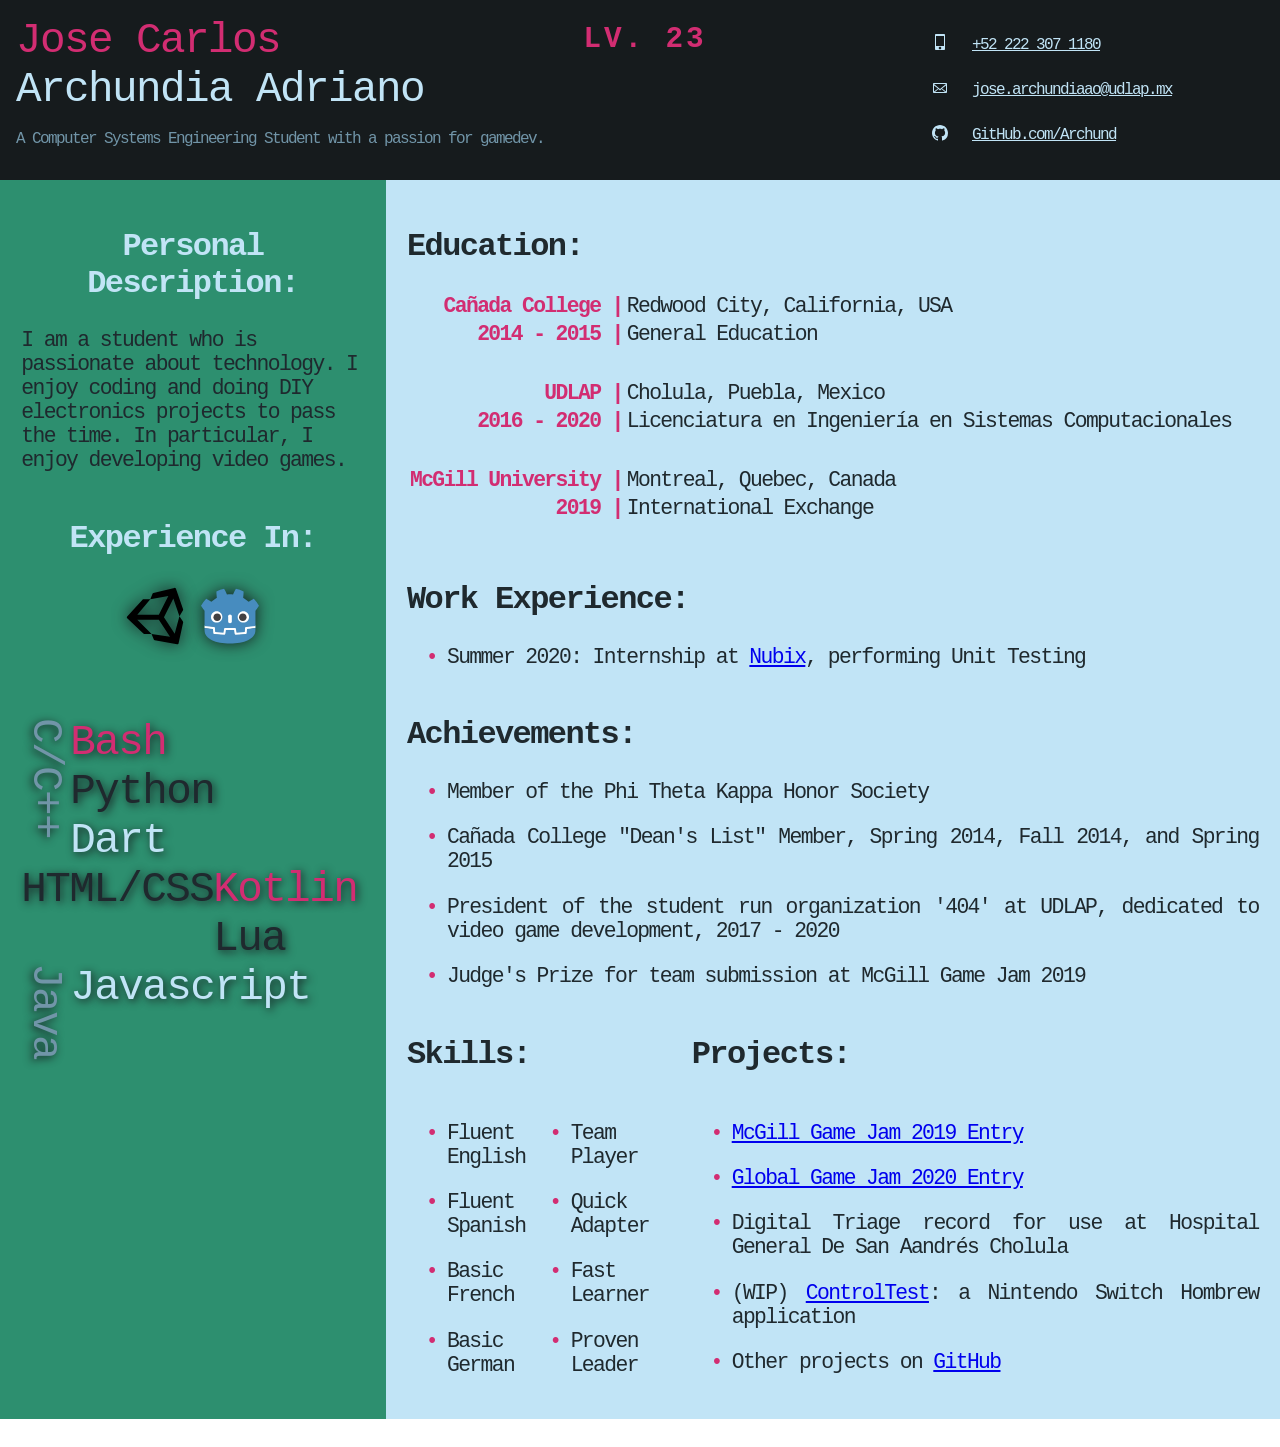
<file: cv-english.html>
<!DOCTYPE html>
<html>

<head>
    <meta charset='utf-8'>
    <title>Jose Carlos Archundia Adriano</title>
    <!-- <meta name='viewport' content='width=device-width, initial-scale=1'> -->
    <link rel='stylesheet' href='assets/cv.css'>
</head>

<body>
    <div id="top-bar">

        <div id="info">
            <div>
                <p class="name name-first">Jose Carlos</p>
                <p class="name name-last">Archundia Adriano</p>
                <p class="desc">A Computer Systems Engineering Student with a passion for gamedev.</p>
            </div>
            <p class="rotate-90 level">LV. 23</p>
        </div>




        <div id="contact-info">
            <table>
                <tr>
                    <td>
                        <svg xmlns="http://www.w3.org/2000/svg" viewBox="0 0 10 16" width="16" height="16">
                            <path fill-rule="evenodd"
                                d="M9 0H1C.45 0 0 .45 0 1v14c0 .55.45 1 1 1h8c.55 0 1-.45 1-1V1c0-.55-.45-1-1-1zM5 15.3c-.72 0-1.3-.58-1.3-1.3 0-.72.58-1.3 1.3-1.3.72 0 1.3.58 1.3 1.3 0 .72-.58 1.3-1.3 1.3zM9 12H1V2h8v10z">
                            </path>
                        </svg>
                    </td>
                    <td>
                        <a href="tel:+52 222 307 1180">+52 222 307 1180</a>
                    </td>
                </tr>
                <tr>
                    <td>
                        <svg xmlns="http://www.w3.org/2000/svg" viewBox="0 0 14 16" width="16" height="16">
                            <path fill-rule="evenodd"
                                d="M0 4v8c0 .55.45 1 1 1h12c.55 0 1-.45 1-1V4c0-.55-.45-1-1-1H1c-.55 0-1 .45-1 1zm13 0L7 9 1 4h12zM1 5.5l4 3-4 3v-6zM2 12l3.5-3L7 10.5 8.5 9l3.5 3H2zm11-.5l-4-3 4-3v6z">
                            </path>
                        </svg>
                    </td>
                    <td>
                        <a href="mailto: jose.archundiaao@udlap.mx">jose.archundiaao@udlap.mx</a>
                    </td>
                </tr>
                <tr>
                    <td>
                        <svg xmlns="http://www.w3.org/2000/svg" viewBox="0 0 16 16" width="16" height="16">
                            <path fill-rule="evenodd"
                                d="M8 0C3.58 0 0 3.58 0 8c0 3.54 2.29 6.53 5.47 7.59.4.07.55-.17.55-.38 0-.19-.01-.82-.01-1.49-2.01.37-2.53-.49-2.69-.94-.09-.23-.48-.94-.82-1.13-.28-.15-.68-.52-.01-.53.63-.01 1.08.58 1.23.82.72 1.21 1.87.87 2.33.66.07-.52.28-.87.51-1.07-1.78-.2-3.64-.89-3.64-3.95 0-.87.31-1.59.82-2.15-.08-.2-.36-1.02.08-2.12 0 0 .67-.21 2.2.82.64-.18 1.32-.27 2-.27.68 0 1.36.09 2 .27 1.53-1.04 2.2-.82 2.2-.82.44 1.1.16 1.92.08 2.12.51.56.82 1.27.82 2.15 0 3.07-1.87 3.75-3.65 3.95.29.25.54.73.54 1.48 0 1.07-.01 1.93-.01 2.2 0 .21.15.46.55.38A8.013 8.013 0 0016 8c0-4.42-3.58-8-8-8z">
                            </path>
                        </svg>
                    </td>
                    <td>
                        <a href="https://www.github.com/Archund">GitHub.com/Archund</a>
                    </td>
                </tr>
            </table>
        </div>

    </div>

    <div id="content">
        <div id="left-panel">
            <div id="description">
                <h2 class="section-header">Personal Description:</h2>
                <p>I am a student who is
                    passionate about technology.
                    I enjoy coding and doing DIY
                    electronics projects to pass
                    the time. In particular, I
                    enjoy developing video games.</p>
            </div>
            <div id="gamedev">
                <h2 class="section-header">Experience In:</h2>
                <ul>
                    <li><img src="assets/unity_icon.svg" alt="Unity" width="64" height="64"></li>
                    <li><img src="assets/godot_icon.svg" alt="Godot" width="64" height="64"></li>
                </ul>
            </div>
            <div id="word-cloud">
                <p class="c">C/C++</p>
                <div>
                    <p class="b">Bash</p>
                    <p class="a">Python</p>
                    <p class="d">Dart</p>
                </div>
                <p class="a">HTML/CSS</p>
                <div>
                    <p class="b">Kotlin</p>
                    <p class="a">Lua</p>
                </div>
                <p class="c">Java</p>
                <p class="d">Javascript</p>

            </div>
        </div>

        <div id="main-bar">
            <div id="education">
                <h2 class="section-header">Education:</h2>
                <table>
                    <tr>
                        <td class="highlight">Cañada College |</td>
                        <td>Redwood City, California, USA</td>
                    </tr>
                    <tr>
                        <td>2014 - 2015 |</td>
                        <td>General Education</td>
                    </tr>
                    <tr>
                        <td class="highlight">UDLAP |</td>
                        <td>Cholula, Puebla, Mexico</td>
                    </tr>
                    <tr>
                        <td>2016 - 2020 |</td>
                        <td>Licenciatura en Ingeniería en Sistemas Computacionales</td>
                    </tr>
                    <tr>
                        <td class="highlight">McGill University |</td>
                        <td>Montreal, Quebec, Canada</td>
                    </tr>
                    <tr>
                        <td>2019 |</td>
                        <td>International Exchange</td>
                    </tr>
                </table>
            </div>

            <div>
                <h2 class="section-header">Work Experience:
                </h2>
            
                <div id="work">
                    <div>
                        <ul>
                            <li>Summer 2020: Internship at <a href="https://nubix.cloud/">Nubix</a>, performing Unit Testing</li>
                        </ul>
                    </div>
            
                </div>
            </div>

            <div id="achievements">
                <h2 class="section-header">Achievements:</h2>
                <ul>
                    <li>Member of the Phi Theta Kappa Honor Society</li>
                    <li>Cañada College "Dean's List" Member, Spring 2014, Fall 2014, and Spring 2015</li>
                    <li>President of the student run organization '404' at UDLAP, dedicated to video game development,
                        2017 - 2020</li>
                    <li>Judge's Prize for team submission at McGill Game Jam 2019</li>
                </ul>
            </div>
            <!-- aaaaaaaaaaaaaaaaaa -->
            <div style="display: flex;">
                <div>
                    <h2 class="section-header">Skills:
                    </h2>

                    <div id="skills" style="padding-right: 2em">
                        <div>
                            <ul>
                                <li>Fluent English</li>
                                <li>Fluent Spanish</li>
                                <li>Basic French</li>
                                <li>Basic German</li>
                            </ul>
                        </div>

                        <div>
                        <ul>
                            <li>Team Player</li>
                            <li>Quick Adapter</li>
                            <li>Fast Learner</li>
                            <li>Proven Leader</li>
                        </ul>
                        </div>

                    </div>
                </div>
                <div>
                    <h2 class="section-header">Projects:
                    </h2>

                    <div id="skills">
                        <div>
                            <ul>
                                <li><a href="https://itch.io/jam/mcgame-jam-2019/rate/392140">McGill Game Jam 2019 Entry</a></li>
                                <li><a href="https://globalgamejam.org/2020/games/repair-7-0">Global Game Jam 2020 Entry</a></li>
                                <li>Digital Triage record for use at Hospital General De San Aandrés Cholula</li>
                                <li>(WIP) <a href="https://github.com/Archund/ControlTest">ControlTest</a>: a Nintendo Switch Hombrew application</li>
                                <li>Other projects on <a href="https://github.com/Archund/ControlTest">GitHub</a></li>
                            </ul>
                        </div>

                    </div>
                </div>
            </div>
            <!-- aaaaaaa -->
        </div>
    </div>
</body>

</html>
</file>
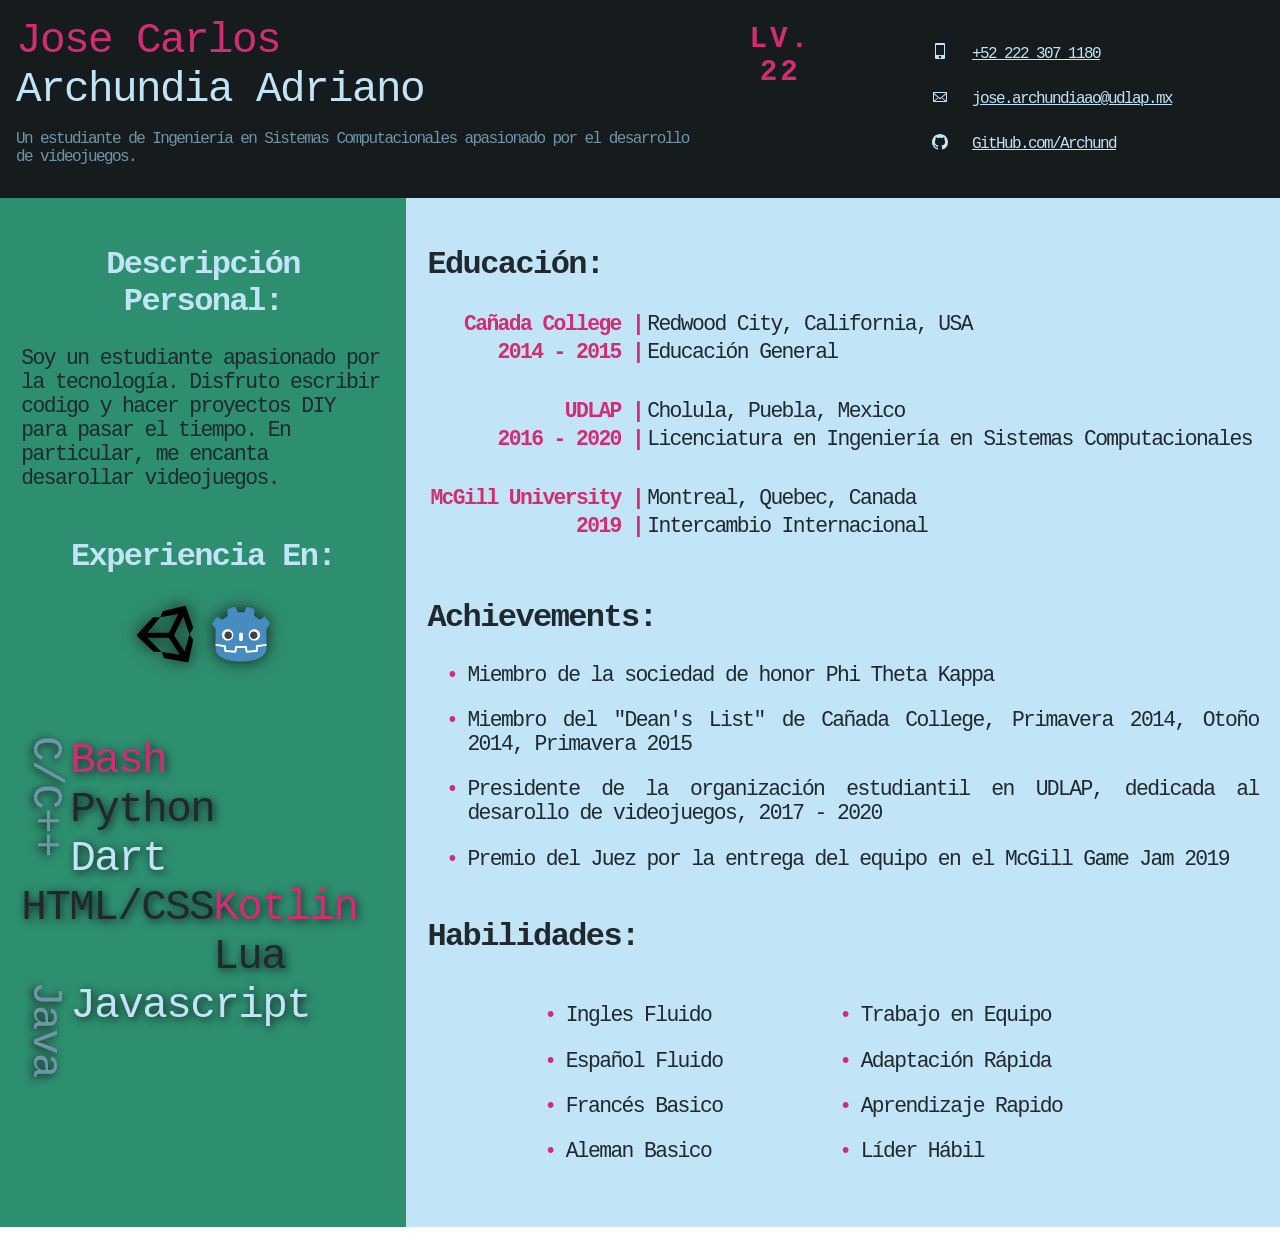
<file: cv-spanish.html>
<!DOCTYPE html>
<html>
<head>
    <meta charset='utf-8'>
    <title>Jose Carlos Archundia Adriano</title>
    <!-- <meta name='viewport' content='width=device-width, initial-scale=1'> -->
    <link rel='stylesheet' href='assets/cv.css'>
</head>
<body>
    <div id="top-bar">
    
        <div id="info">
            <div>   
                <p class="name name-first">Jose Carlos</p>
                <p class="name name-last">Archundia Adriano</p>
                <p class="desc">Un estudiante de Ingeniería en Sistemas Computacionales apasionado por el desarrollo de videojuegos.</p>
            </div>
            <p class="rotate-90 level">LV. 22</p>
        </div>
    

        

        <div id="contact-info">
        <table>
            <tr>
                <td>
                    <svg xmlns="http://www.w3.org/2000/svg" viewBox="0 0 10 16" width="16" height="16">
                        <path fill-rule="evenodd"
                            d="M9 0H1C.45 0 0 .45 0 1v14c0 .55.45 1 1 1h8c.55 0 1-.45 1-1V1c0-.55-.45-1-1-1zM5 15.3c-.72 0-1.3-.58-1.3-1.3 0-.72.58-1.3 1.3-1.3.72 0 1.3.58 1.3 1.3 0 .72-.58 1.3-1.3 1.3zM9 12H1V2h8v10z">
                        </path>
                    </svg>
                </td>
                <td>
                    <a href="tel:+52 222 307 1180">+52 222 307 1180</a>
                </td>
            </tr>
            <tr>
                <td>
                    <svg xmlns="http://www.w3.org/2000/svg" viewBox="0 0 14 16" width="16" height="16">
                        <path fill-rule="evenodd"
                            d="M0 4v8c0 .55.45 1 1 1h12c.55 0 1-.45 1-1V4c0-.55-.45-1-1-1H1c-.55 0-1 .45-1 1zm13 0L7 9 1 4h12zM1 5.5l4 3-4 3v-6zM2 12l3.5-3L7 10.5 8.5 9l3.5 3H2zm11-.5l-4-3 4-3v6z">
                        </path>
                    </svg>
                </td>
                <td>
                    <a href="mailto: jose.archundiaao@udlap.mx">jose.archundiaao@udlap.mx</a>
                </td>
            </tr>
            <tr>
                <td>
                    <svg xmlns="http://www.w3.org/2000/svg" viewBox="0 0 16 16" width="16" height="16">
                        <path fill-rule="evenodd"
                        d="M8 0C3.58 0 0 3.58 0 8c0 3.54 2.29 6.53 5.47 7.59.4.07.55-.17.55-.38 0-.19-.01-.82-.01-1.49-2.01.37-2.53-.49-2.69-.94-.09-.23-.48-.94-.82-1.13-.28-.15-.68-.52-.01-.53.63-.01 1.08.58 1.23.82.72 1.21 1.87.87 2.33.66.07-.52.28-.87.51-1.07-1.78-.2-3.64-.89-3.64-3.95 0-.87.31-1.59.82-2.15-.08-.2-.36-1.02.08-2.12 0 0 .67-.21 2.2.82.64-.18 1.32-.27 2-.27.68 0 1.36.09 2 .27 1.53-1.04 2.2-.82 2.2-.82.44 1.1.16 1.92.08 2.12.51.56.82 1.27.82 2.15 0 3.07-1.87 3.75-3.65 3.95.29.25.54.73.54 1.48 0 1.07-.01 1.93-.01 2.2 0 .21.15.46.55.38A8.013 8.013 0 0016 8c0-4.42-3.58-8-8-8z">
                        </path>
                    </svg>
                </td>
                <td>
                    <a href="https://www.github.com/Archund">GitHub.com/Archund</a>
                </td>
            </tr>
        </table>
        </div>  

    </div>

    <div id="content">
        <div id="left-panel">
            <div id="description">
                <h2 class="section-header">Descripción Personal:</h2>
                <p>Soy un estudiante apasionado por la tecnología. Disfruto escribir codigo y hacer proyectos DIY para pasar el tiempo. En particular, me encanta desarollar videojuegos.</p>
            </div>
            <div id="gamedev">
                <h2 class="section-header">Experiencia En:</h2>
                <ul>
                    <li><img src="assets/unity_icon.svg" alt="Unity" width="64" height="64"></li>
                    <li><img src="assets/godot_icon.svg" alt="Godot" width="64" height="64"></li>
                </ul>
            </div>
            <div id="word-cloud">
                <p class="c">C/C++</p>
                <div>
                    <p class="b">Bash</p>
                    <p class="a">Python</p>
                    <p class="d">Dart</p>
                </div>
                <p class="a">HTML/CSS</p>
                <div>
                    <p class="b">Kotlin</p>
                    <p class="a">Lua</p>
                </div>
                <p class="c">Java</p>
                <p class="d">Javascript</p>

            </div>
        </div>
    
        <div id="main-bar">
            <div id="education">
                <h2 class="section-header">Educación:</h2>
                <table>
                    <tr>
                        <td class="highlight">Cañada College |</td>
                        <td>Redwood City, California, USA</td>
                    </tr>
                    <tr>
                        <td>2014 - 2015 |</td>
                        <td>Educación General</td>
                    </tr>
                    <tr>
                        <td class="highlight">UDLAP |</td>
                        <td>Cholula, Puebla, Mexico</td>
                    </tr>
                    <tr>
                        <td>2016 - 2020 |</td>
                        <td>Licenciatura en Ingeniería en Sistemas Computacionales</td>
                    </tr>
                    <tr>
                        <td class="highlight">McGill University |</td>
                        <td>Montreal, Quebec, Canada</td>
                    </tr>
                    <tr>
                        <td>2019 |</td>
                        <td>Intercambio Internacional</td>
                    </tr>
                </table>
            </div>

            <div id="achievements">
                <h2 class="section-header">Achievements:</h2>
                <ul>
                    <li>Miembro de la sociedad de honor Phi Theta Kappa</li>
                    <li>Miembro del "Dean's List" de Cañada College, Primavera 2014, Otoño 2014, Primavera 2015</li>
                    <li>Presidente de la organización estudiantil en UDLAP, dedicada al desarollo de videojuegos, 2017 - 2020</li>
                    <li>Premio del Juez por la entrega del equipo en el McGill Game Jam 2019</li>
                </ul>
            </div>

            <div>
                <h2 class="section-header">Habilidades:
                </h2>

                <div id="skills">
                                    <div>
                                        <ul>
                                            <li>Ingles Fluido</li>
                                            <li>Español Fluido</li>
                                            <li>Francés Basico</li>
                                            <li>Aleman Basico</li>
                                        </ul>
                                    </div>
                                    <ul>
                                        <li>Trabajo en Equipo</li>
                                        <li>Adaptación Rápida</li>
                                        <li>Aprendizaje Rapido</li>
                                        <li>Líder Hábil</li>
                                    </ul>
                                    <div>
                </div>

                </div>
            </div>
        </div>
    </div>
</body>
</html>
</file>
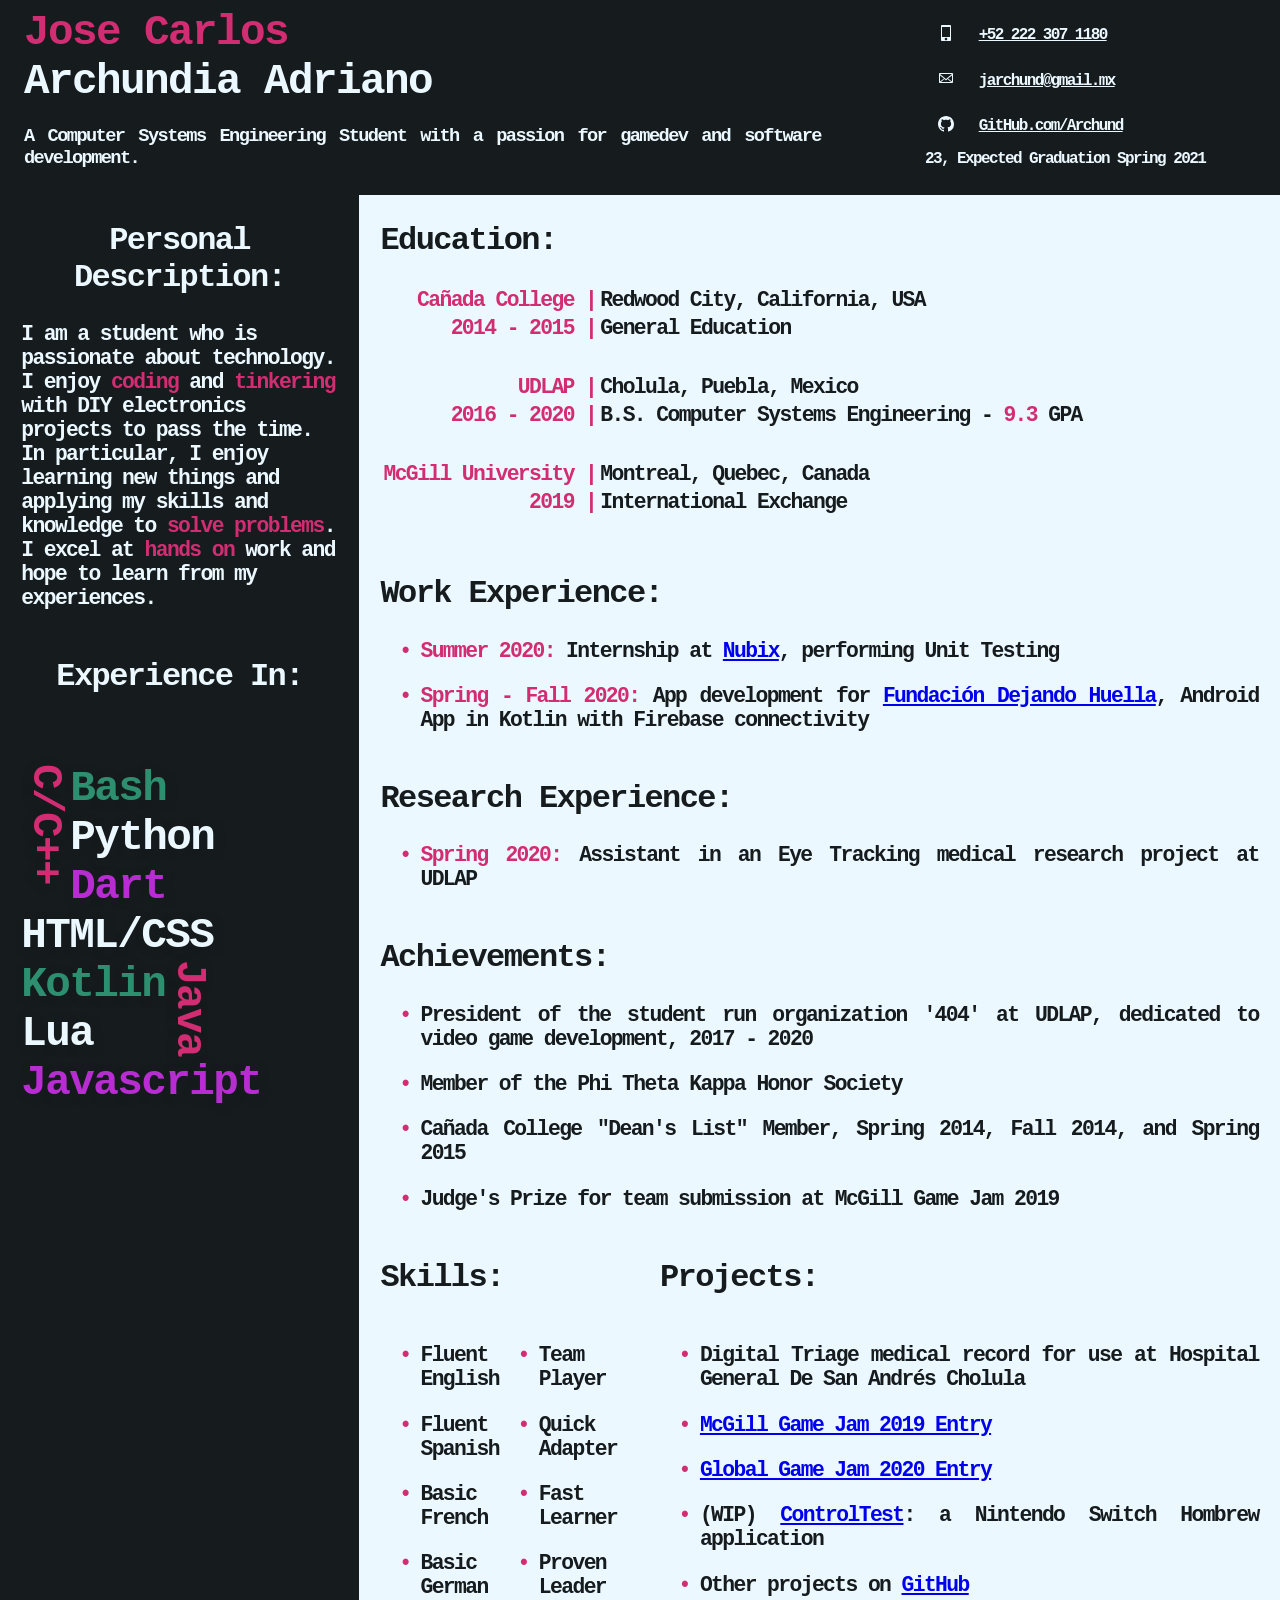
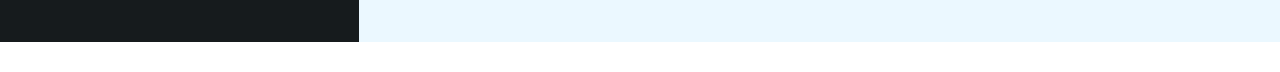
<file: resume.html>
<!DOCTYPE html>
<html>

<head>
    <meta charset='utf-8'>
    <title>Jose Carlos Archundia Adriano</title>
    <!-- <meta name='viewport' content='width=device-width, initial-scale=1'> -->
    <link rel='stylesheet' href='assets/resume.css'>
</head>

<body>
    <div id="top-bar">

        <div id="info">
            <div>
                <p class="name name-first">Jose Carlos
                    <!-- <span class="miniText name-last">23</span> -->
                </p>
                <p class="name name-last">Archundia Adriano</p>
                <p class="desc">A Computer Systems Engineering Student with a passion for gamedev and software development.</p>
            </div>
            
        </div>




        <div id="contact-info">
            <table>
                <tr>
                    <td>
                        <svg xmlns="http://www.w3.org/2000/svg" viewBox="0 0 10 16" width="16" height="16">
                            <path fill-rule="evenodd"
                                d="M9 0H1C.45 0 0 .45 0 1v14c0 .55.45 1 1 1h8c.55 0 1-.45 1-1V1c0-.55-.45-1-1-1zM5 15.3c-.72 0-1.3-.58-1.3-1.3 0-.72.58-1.3 1.3-1.3.72 0 1.3.58 1.3 1.3 0 .72-.58 1.3-1.3 1.3zM9 12H1V2h8v10z">
                            </path>
                        </svg>
                    </td>
                    <td>
                        <a href="tel:+52 222 307 1180">+52 222 307 1180</a>
                    </td>
                </tr>
                <tr>
                    <td>
                        <svg xmlns="http://www.w3.org/2000/svg" viewBox="0 0 14 16" width="16" height="16">
                            <path fill-rule="evenodd"
                                d="M0 4v8c0 .55.45 1 1 1h12c.55 0 1-.45 1-1V4c0-.55-.45-1-1-1H1c-.55 0-1 .45-1 1zm13 0L7 9 1 4h12zM1 5.5l4 3-4 3v-6zM2 12l3.5-3L7 10.5 8.5 9l3.5 3H2zm11-.5l-4-3 4-3v6z">
                            </path>
                        </svg>
                    </td>
                    <td>
                        <a href="mailto: jarchund@gmail.mx">jarchund@gmail.mx</a>
                    </td>
                </tr>
                <tr>
                    <td>
                        <svg xmlns="http://www.w3.org/2000/svg" viewBox="0 0 16 16" width="16" height="16">
                            <path fill-rule="evenodd"
                                d="M8 0C3.58 0 0 3.58 0 8c0 3.54 2.29 6.53 5.47 7.59.4.07.55-.17.55-.38 0-.19-.01-.82-.01-1.49-2.01.37-2.53-.49-2.69-.94-.09-.23-.48-.94-.82-1.13-.28-.15-.68-.52-.01-.53.63-.01 1.08.58 1.23.82.72 1.21 1.87.87 2.33.66.07-.52.28-.87.51-1.07-1.78-.2-3.64-.89-3.64-3.95 0-.87.31-1.59.82-2.15-.08-.2-.36-1.02.08-2.12 0 0 .67-.21 2.2.82.64-.18 1.32-.27 2-.27.68 0 1.36.09 2 .27 1.53-1.04 2.2-.82 2.2-.82.44 1.1.16 1.92.08 2.12.51.56.82 1.27.82 2.15 0 3.07-1.87 3.75-3.65 3.95.29.25.54.73.54 1.48 0 1.07-.01 1.93-.01 2.2 0 .21.15.46.55.38A8.013 8.013 0 0016 8c0-4.42-3.58-8-8-8z">
                            </path>
                        </svg>
                    </td>
                    <td>
                        <a href="https://www.github.com/Archund">GitHub.com/Archund</a>
                    </td>
                </tr>
            </table>
            <p class="age">23, Expected Graduation Spring 2021</p>
        </div>

    </div>

    <div id="content">
        <div id="left-panel">
            <div id="description">
                <h2 class="section-header">Personal Description:</h2>
                <p>I am a student who is
                    passionate about technology.
                    I enjoy <span class="highlight">coding</span> and <span class="highlight">tinkering</span> with DIY
                    electronics projects to pass
                    the time. In particular, I
                    enjoy learning new things and
                    applying my skills and knowledge to <span class="highlight">solve problems</span>.
                    I excel at <span class="highlight">hands on</span> work and hope to learn from my experiences.</p>
            </div>
            <div id="gamedev">
                <h2 class="section-header">Experience In:</h2>
            </div>
            <div id="word-cloud">
                <p class="c">C/C++</p>
                <div>
                    <p class="b">Bash</p>
                    <p class="a">Python</p>
                    <p class="d">Dart</p>
                </div>
                <p class="a">HTML/CSS</p>
                <div>
                    <p class="b">Kotlin</p>
                    <p class="a">Lua</p>
                </div>
                <p class="c">Java</p>
                <p class="d">Javascript</p>

            </div>

        </div>

        <div id="main-bar">
            <div id="education">
                <h2 class="section-header">Education:</h2>
                <table>
                    <tr>
                        <td>Cañada College |</td>
                        <td>Redwood City, California, USA</td>
                    </tr>
                    <tr>
                        <td>2014 - 2015 |</td>
                        <td>General Education</td>
                    </tr>
                    <tr>
                        <td>UDLAP |</td>
                        <td>Cholula, Puebla, Mexico</td>
                    </tr>
                    <tr>
                        <td>2016 - 2020 |</td>
                        <td>B.S. Computer Systems Engineering - <span class="highlight">9.3</span> GPA</td>
                    </tr>
                    <tr>
                        <td>McGill University |</td>
                        <td>Montreal, Quebec, Canada</td>
                    </tr>
                    <tr>
                        <td>2019 |</td>
                        <td>International Exchange</td>
                    </tr>
                </table>
            </div>

            <div>
                <h2 class="section-header">Work Experience:
                </h2>
            
                <div id="work">
                    <div>
                        <ul>
                            <li><span class="highlight">Summer 2020:</span> Internship at <a href="https://nubix.cloud/">Nubix</a>, performing Unit Testing</li>
                            <li><span class="highlight">Spring - Fall 2020:</span> App development for <a href="https://www.facebook.com/Fundaci%C3%B3n-Dejando-Huella-228377438221/">Fundación Dejando Huella</a>, Android App in Kotlin with Firebase connectivity</li>
                        </ul>
                    </div>
            
                </div>
            </div>

            <div>
                <h2 class="section-header">Research Experience:
                </h2>
            
                <div id="work">
                    <div>
                        <ul>
                            <li><span class="highlight">Spring 2020:</span> Assistant in an Eye Tracking medical research project at UDLAP</li>
                        </ul>
                    </div>
            
                </div>
            </div>

            <div id="achievements">
                <h2 class="section-header">Achievements:</h2>
                <ul>
                    <li>President of the student run organization '404' at UDLAP, dedicated to video game development,
                    2017 - 2020</li>
                    <li>Member of the Phi Theta Kappa Honor Society</li>
                    <li>Cañada College "Dean's List" Member, Spring 2014, Fall 2014, and Spring 2015</li>
                    <li>Judge's Prize for team submission at McGill Game Jam 2019</li>
                </ul>
            </div>
            <!-- aaaaaaaaaaaaaaaaaa -->
            <div style="display: flex;">
                <div>
                    <h2 class="section-header">Skills:
                    </h2>

                    <div id="skills" style="padding-right: 2em">
                        <div>
                            <ul>
                                <li>Fluent English</li>
                                <li>Fluent Spanish</li>
                                <li>Basic French</li>
                                <li>Basic German</li>
                            </ul>
                        </div>

                        <div>
                        <ul>
                            <li>Team Player</li>
                            <li>Quick Adapter</li>
                            <li>Fast Learner</li>
                            <li>Proven Leader</li>
                        </ul>
                        </div>

                    </div>
                </div>
                <div>
                    <h2 class="section-header">Projects:
                    </h2>

                    <div id="skills">
                        <div>
                            <ul>
                                <li>Digital Triage medical record for use at Hospital General De San Andrés Cholula</li>
                                <li><a href="https://itch.io/jam/mcgame-jam-2019/rate/392140">McGill Game Jam 2019 Entry</a></li>
                                <li><a href="https://globalgamejam.org/2020/games/repair-7-0">Global Game Jam 2020 Entry</a></li>
                                <li>(WIP) <a href="https://github.com/Archund/ControlTest">ControlTest</a>: a Nintendo Switch Hombrew application</li>
                                <li>Other projects on <a href="https://github.com/Archund/ControlTest">GitHub</a></li>
                            </ul>
                        </div>

                    </div>
                </div>
            </div>
            <!-- aaaaaaa -->
        </div>
    </div>
</body>

</html>
</file>
<file: assets/cv.css>
@import url("color.css");

/* -- GENERAL -- */

body {
    margin: 0;

    /* display: flex;
    flex-flow: column; */

    font-family: "Borg Sans Mono", monospace;
    letter-spacing: -0.1em;
    text-align: justify;
}

/* -- HEADER -- */

div#top-bar {
    display: flex;
    height: 20%;
    padding: 1em;
    background: var(--color0);
}

/* Info -- */

div#info {
    width: 66%;
    display: flex;
    flex-flow: row;
}

p.name {
    font-size: 32pt;
    margin: 0;
}
p.name-first {
    color: var(--color8);
}
p.name-last {
    color: var(--color6);
}

p.level {
    font-size: 22pt;
    font-weight: bolder;
    letter-spacing: 0.1em;
    color: var(--color8);
    margin: .25em;
    text-align: center;
}

p.desc {
    color: var(--color4);
    padding: 0 2em 0 0;
}

/* Contact  Info-- */

div#contact-info {
    /* width: 33%; */
    margin: auto;
}
div#contact-info a {
    color: var(--color6);
}
div#contact-info td {
    /* margin: em; */
    padding: 0.7em;
}
div#contact-info svg {
    fill: var(--color6);
}


/* -- CONTENT -- */

div#content {
    display: flex;
    height: auto;

    background: var(--color6);
    color: var(--color1);
    font-size: 16pt;
}

/* Side Bar -- */

div#left-panel {
    display: flex;
    flex-flow: column;
    width: 40%;
    padding: 1em;

    background-color: var(--colorC);

    text-align: center;
}

div#left-panel .section-header {
    color: var(--color6);
}
div#left-panel p{
    text-align: start;
}

div#left-panel ul {
    padding: 0;
    list-style: none;
}

div#gamedev li {
    display: inline;
}
div#gamedev img {
    -webkit-filter: drop-shadow(0px 0px 8px var(--color0));
    filter: drop-shadow(0px 0px 8px var(--color0));
}

div#word-cloud {
    margin-top: 1em;
    /* display: contents; */
    display: flex;
    flex-flow: wrap;
    font-size: 32pt;
    text-shadow: 2px 2px 8px var(--color0);
}
div#word-cloud p{
    margin: 0;
}
p.a {
    color: var(--color1);
    writing-mode: horizontal-tb;
}
p.b {
    color: var(--color8);
    writing-mode: horizontal-tb;
}
p.c {
    color: var(--color4);
    writing-mode: vertical-lr;
}
p.d {
    color: var(--color6);
    writing-mode: horizontal-tb;
}


/* Main Content -- */

div#main-bar {
    display:flex;
    flex-flow: column;
    padding: 1em;
}

div#main-bar table {
    /* margin: 0 auto 1em 0; */
    width: auto;
    text-align: start;
}
div#main-bar tr:nth-child(2n) td {
    padding-bottom: 1.5em;
}
div#main-bar td:nth-child(1) {  
    vertical-align: top;
    text-align: end;
    white-space: nowrap;
    color: var(--color8);
    font-weight: bolder;
}

div#main-bar ul {
    list-style: none;
}
div#main-bar li {
    margin-bottom: 1em;
}
div#main-bar li::before {
    content: "\2022"; /* Bullet point */
    display: inline-block;
    width: 1em;
    margin-left: -1em;

    color: var(--color8);
}

div#skills {
    display: flex;
    flex-flow: row;
    margin: 0 auto;
}
div#skills div {
    margin: 0 auto;
}


/* -- OTHER -- */
.rotate-90 {
    /* position: absolute;
    transform: rotate(-90deg) translateX(100%) translateY(1400%);
    transform: rotate(-90deg) translateY(20em);
    transform-origin: 00% 00%; */
    writing-mode: sideways-lr;
}
</file>
<file: assets/resume.css>
:root {
    --color0: #161b1d;
    --color1: #1f292e;
    --color2: #516d7b;
    --color3: #5a7b8c;
    --color4: #7195a8;
    --color5: #7ea2b4;
    --color6: #c1e4f6;
    --color7: #ebf8ff;
    --color8: #d22d72;
    --color9: #935c25;
    --colorA: #8a8a0f;
    --colorB: #568c3b;
    --colorC: #2d8f6f;
    --colorD: #257fad;
    --colorE: #6b6bb8;
    --colorF: #b72dd2;
}

:root {
    --colorDark:    #161b1d;
    --colorLight:   #ebf8ff;
    --colorHigh:    #d22d72;
    --colorAlt1:    #2d8f6f;
    --colorAlt2:    #b72dd2;
}

/* -- GENERAL -- */

body {
    margin: 0;

    /* display: flex;
    flex-flow: column; */

    font-family: "Borg Sans Mono", monospace;
    font-weight: bold;
    letter-spacing: -0.1em;
    text-align: justify;
}

/* -- HEADER -- */

div#top-bar {
    display: flex;
    height: 20%;
    padding: .5em;
    background: var(--colorDark);
}

/* Info -- */

div#info {
    width: 66%;
    display: flex;
    flex-flow: row;
    padding-left: 1em;
}

.name {
    font-size: 32pt;
    margin: 0;
}
.name-first {
    color: var(--colorHigh);
}
.name-last {
    color: var(--colorLight);
}

.miniText {
    font-size: 18pt;
    text-align: right;
}

.level {
    font-size: 22pt;
    font-weight: bolder;
    letter-spacing: 0.1em;
    color: var(--colorHigh);
    margin: .25em;
    text-align: center;
}

.desc {
    font-size: 14pt;
    color: var(--colorLight);
    padding: 0 2em 0 0;
}

.age {
    color: var(--colorLight);
    margin-top: 0em;
}

/* Contact  Info-- */

div#contact-info {
    /* width: 33%; */
    margin: auto;
}
div#contact-info a {
    color: var(--colorLight);
}
div#contact-info td {
    /* margin: em; */
    padding: 0.7em;
}
div#contact-info svg {
    fill: var(--colorLight);
}


/* -- CONTENT -- */

div#content {
    display: flex;
    height: auto;

    background: var(--colorLight);
    color: var(--colorDark);
    font-size: 16pt;
}

/* Side Bar -- */

div#left-panel {
    display: flex;
    flex-flow: column;
    width: 38%;
    padding: 1em;

    background-color: var(--colorDark);

    text-align: center;
    color: var(--colorLight);
    padding-top: 0em;

    text-align: center;
}

div#left-panel .section-header {
    color: var(--colorLight);
}
div#left-panel p{
    text-align: start;
}

div#left-panel ul {
    padding: 0;
    list-style: none;
}

div#gamedev li {
    display: inline;
}
div#gamedev img {
    -webkit-filter: drop-shadow(0px 0px 8px var(--color0));
    filter: drop-shadow(0px 0px 8px var(--color0));
}

div#word-cloud {
    margin-top: 1em;
    /* display: contents; */
    display: flex;
    flex-flow: wrap;
    font-size: 32pt;
    text-shadow: 2px 2px 8px var(--color0);
}
div#word-cloud p{
    margin: 0;
}
p.a {
    color: var(--colorLight);
    writing-mode: horizontal-tb;
}
p.b {
    color: var(--colorAlt1);
    writing-mode: horizontal-tb;
}
p.c {
    color: var(--colorHigh);
    writing-mode: vertical-lr;
}
p.d {
    color: var(--colorAlt2);
    writing-mode: horizontal-tb;
}


/* Main Content -- */

div#main-bar {
    display:flex;
    flex-flow: column;
    padding: 1em;
    padding-top: 0em;
}

div#main-bar table {
    /* margin: 0 auto 1em 0; */
    width: auto;
    text-align: start;
}
div#main-bar tr:nth-child(2n) td {
    padding-bottom: 1.5em;
}
div#main-bar td:nth-child(1) {  
    vertical-align: top;
    text-align: end;
    white-space: nowrap;
    color: var(--colorHigh);
    font-weight: bolder;
}

div#main-bar ul {
    list-style: none;
}
div#main-bar li {
    margin-bottom: 1em;
}
div#main-bar li::before {
    content: "\2022"; /* Bullet point */
    display: inline-block;
    width: 1em;
    margin-left: -1em;

    color: var(--color8);
}

div#skills {
    display: flex;
    flex-flow: row;
    margin: 0 auto;
}
div#skills div {
    margin: 0 auto;
}

.highlight {
    color: var(--colorHigh);
}


/* -- OTHER -- */
.rotate-90 {
    /* position: absolute;
    transform: rotate(-90deg) translateX(100%) translateY(1400%);
    transform: rotate(-90deg) translateY(20em);
    transform-origin: 00% 00%; */
    writing-mode: sideways-lr;
}
</file>
